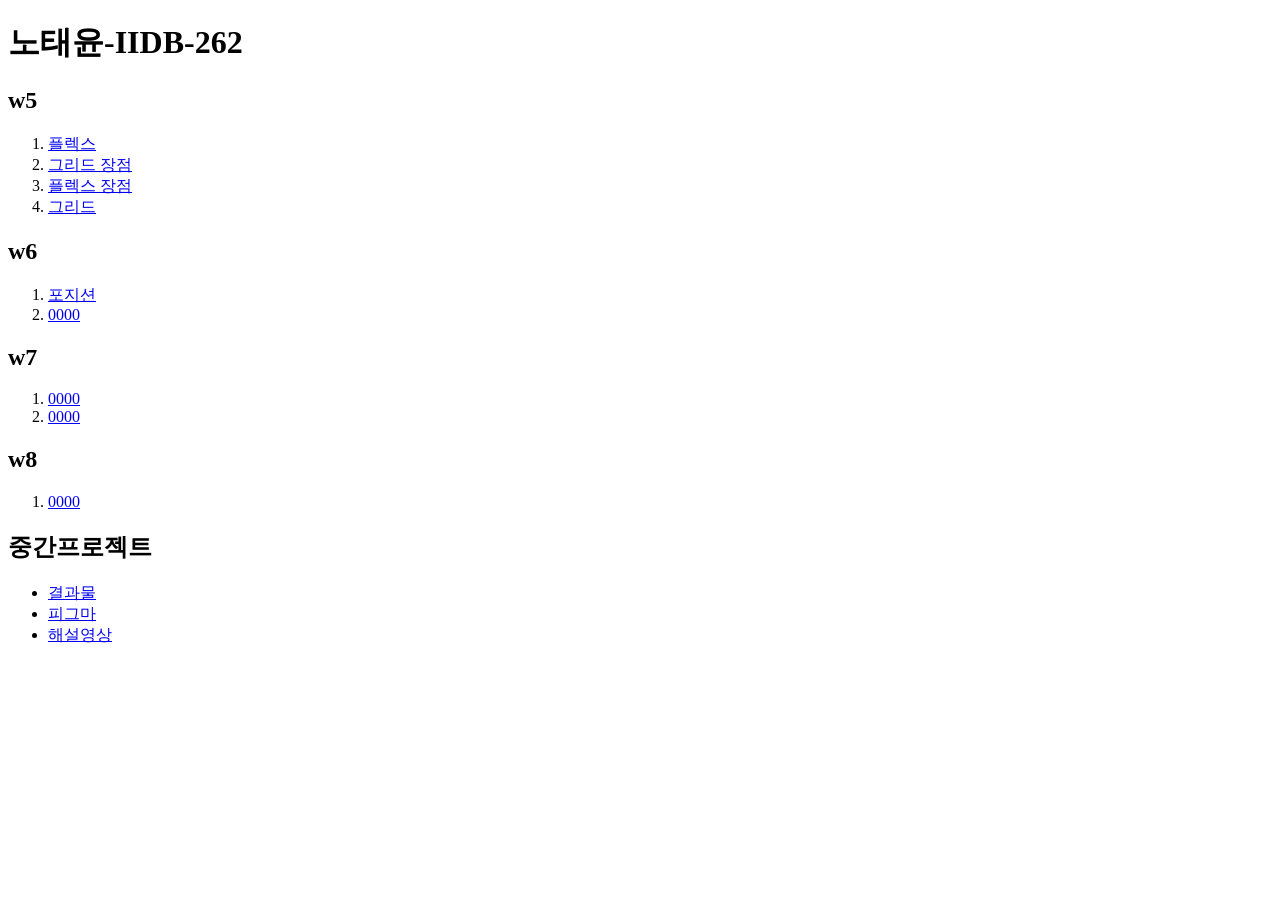
<file: index.html>
<!doctype html>
<html lang="ko">
  <head>
    <meta charset="UTF-8" />
    <meta name="viewport" content="width=device-width, initial-scale=1.0" />
    <title>노태윤-IIDB-262</title>
  </head>
  <body>
    <h1>노태윤-IIDB-262</h1>
    <!-- 5차시 -->
    <h2>w5</h2>
    <ol>
      <li>
        <a href="./src/w5/code1/index.html">플렉스</a>
      </li>
      <li>
        <a href="./src/w5/code2/index.html">그리드 장점</a>
      </li>
      <li>
        <a href="./src/w5/code3/index.html">플렉스 장점</a>
      </li>
      <li>
        <a href="./src/w5/code4/index.html">그리드</a>
      </li>
    </ol>
    <!-- 6차시 -->
    <h2>w6</h2>
    <ol>
      <li>
        <a href="./src/w6/code5/index.html">포지션</a>
      </li>
      <li>
        <a href="./src/w6/code6/index.html">0000</a>
      </li>
    </ol>
    <!-- 7차시 -->
    <h2>w7</h2>
    <ol>
      <li>
        <a href="./src/w7/code5/index.html">0000</a>
      </li>
      <li>
        <a href="./src/w7/code6/index.html">0000</a>
      </li>
    </ol>
    <h2>w8</h2>
    <ol>
      <li>
        <a href="src/w7/code1/index.html/">0000</a>
      </li>
    </ol>
    <h2>중간프로젝트</h2>
    <ul>
      <li><a href="Poster/index.html">결과물</a></li>
      <li>
        <a
          href="https://www.figma.com/design/qdnUJdIQqowfDCdOKHGdpr/Untitled?node-id=0-1&t=8peQXtnN5uQRtJbI-1"
          target="_blank"
          >피그마</a
        >
      </li>
      <li>
        <a
          href="https://www.youtube.com/watch?si=5UIvQTE06vE0t-2_&v=oMx1iJsiNHo&feature=youtu.be"
          target="_blank"
          >해설영상</a
        >
      </li>
    </ul>
  </body>
</html>
</file>
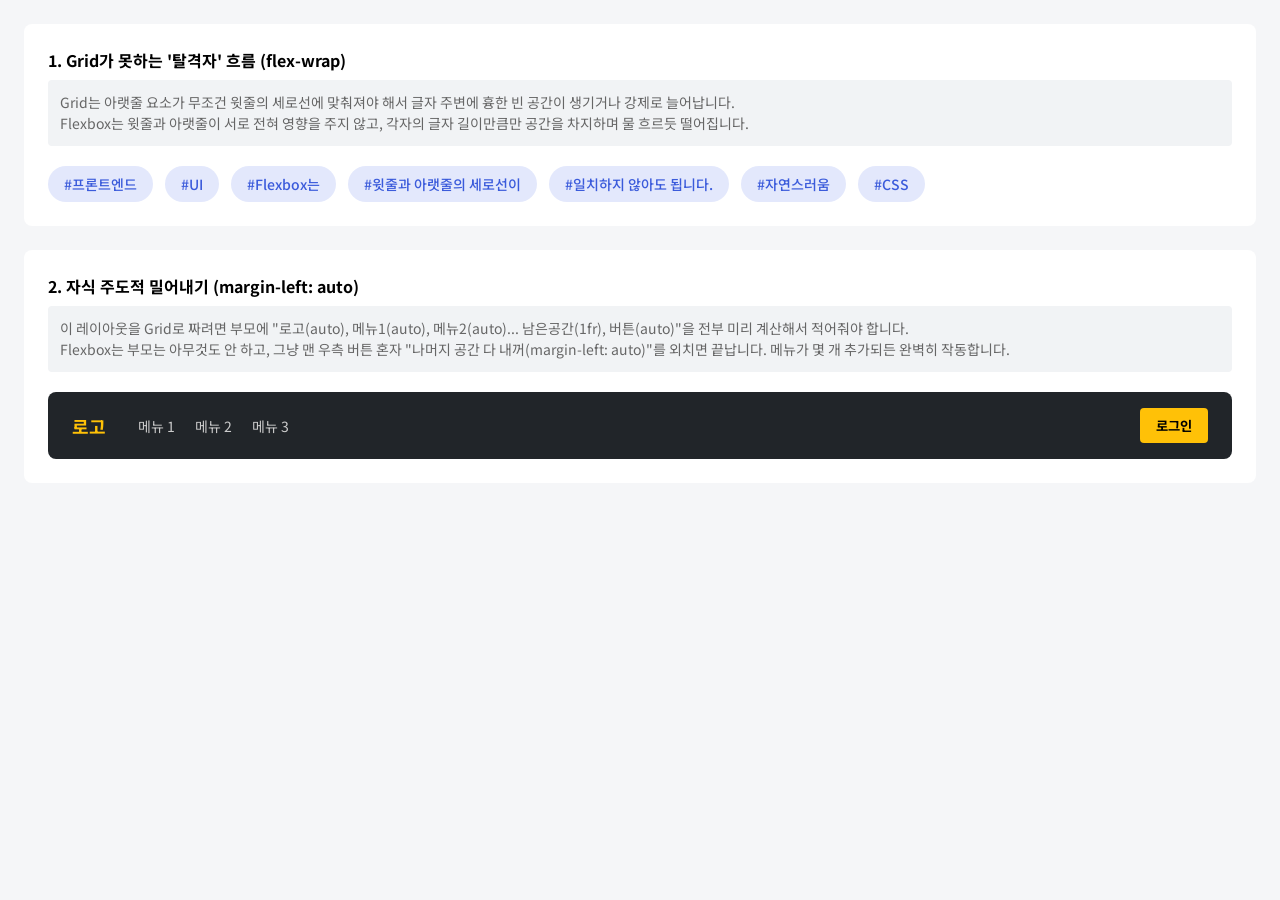
<file: src/w5/code3/index.html>
<!doctype html>
<html lang="en">
  <head>
    <meta charset="UTF-8" />
    <link rel="stylesheet" href="./style.css" />
    <meta name="viewport" content="width=device-width, initial-scale=1.0" />
    <title>Pen</title>
    <!-- Noto Sans KR 폰트 -->
    <link
      href="https://fonts.googleapis.com/css2?family=Noto+Sans+KR:wght@400;500;700&display=swap"
      rel="stylesheet"
    />
  </head>
  <body>
    <!-- 1. 윗줄과 아랫줄의 독립 (Grid로는 절대 불가능한 태그 흐름) -->
    <div class="box">
      <h3 class="title">1. Grid가 못하는 '탈격자' 흐름 (flex-wrap)</h3>

      <p class="desc">
        Grid는 아랫줄 요소가 무조건 윗줄의 세로선에 맞춰져야 해서 글자 주변에
        흉한 빈 공간이 생기거나 강제로 늘어납니다.
        <br />
        Flexbox는 윗줄과 아랫줄이 서로 전혀 영향을 주지 않고, 각자의 글자
        길이만큼만 공간을 차지하며 물 흐르듯 떨어집니다.
      </p>

      <div class="tag-wrap">
        <div class="tag">#프론트엔드</div>
        <div class="tag">#UI</div>
        <div class="tag">#Flexbox는</div>
        <div class="tag">#윗줄과 아랫줄의 세로선이</div>
        <div class="tag">#일치하지 않아도 됩니다.</div>
        <div class="tag">#자연스러움</div>
        <div class="tag">#CSS</div>
      </div>
    </div>

    <!-- 2. 자식 주도적인 남은 공간 밀어내기 (개수를 몰라도 알아서 정렬) -->
    <div class="box">
      <h3 class="title">2. 자식 주도적 밀어내기 (margin-left: auto)</h3>

      <p class="desc">
        이 레이아웃을 Grid로 짜려면 부모에 "로고(auto), 메뉴1(auto),
        메뉴2(auto)... 남은공간(1fr), 버튼(auto)"을 전부 미리 계산해서 적어줘야
        합니다.
        <br />
        Flexbox는 부모는 아무것도 안 하고, 그냥 맨 우측 버튼 혼자 "나머지 공간
        다 내꺼(margin-left: auto)"를 외치면 끝납니다. 메뉴가 몇 개 추가되든
        완벽히 작동합니다.
      </p>

      <!-- 메뉴 개수가 가변적이어도 전혀 깨지지 않는 유연한 구조 -->
      <div class="dynamic-nav">
        <div class="logo">로고</div>
        <div class="menu-item">메뉴 1</div>
        <div class="menu-item">메뉴 2</div>
        <div class="menu-item">메뉴 3</div>
        <!-- 만약 여기에 메뉴 4, 5가 추가되어도 부모 코드는 수정할 필요가 없음 -->

        <!-- 이 요소 혼자 왼쪽 여백을 다 밀어내어 우측 끝에 처박힘 -->
        <button class="push-right-btn">로그인</button>
      </div>
    </div>
  </body>
</html>
</file>
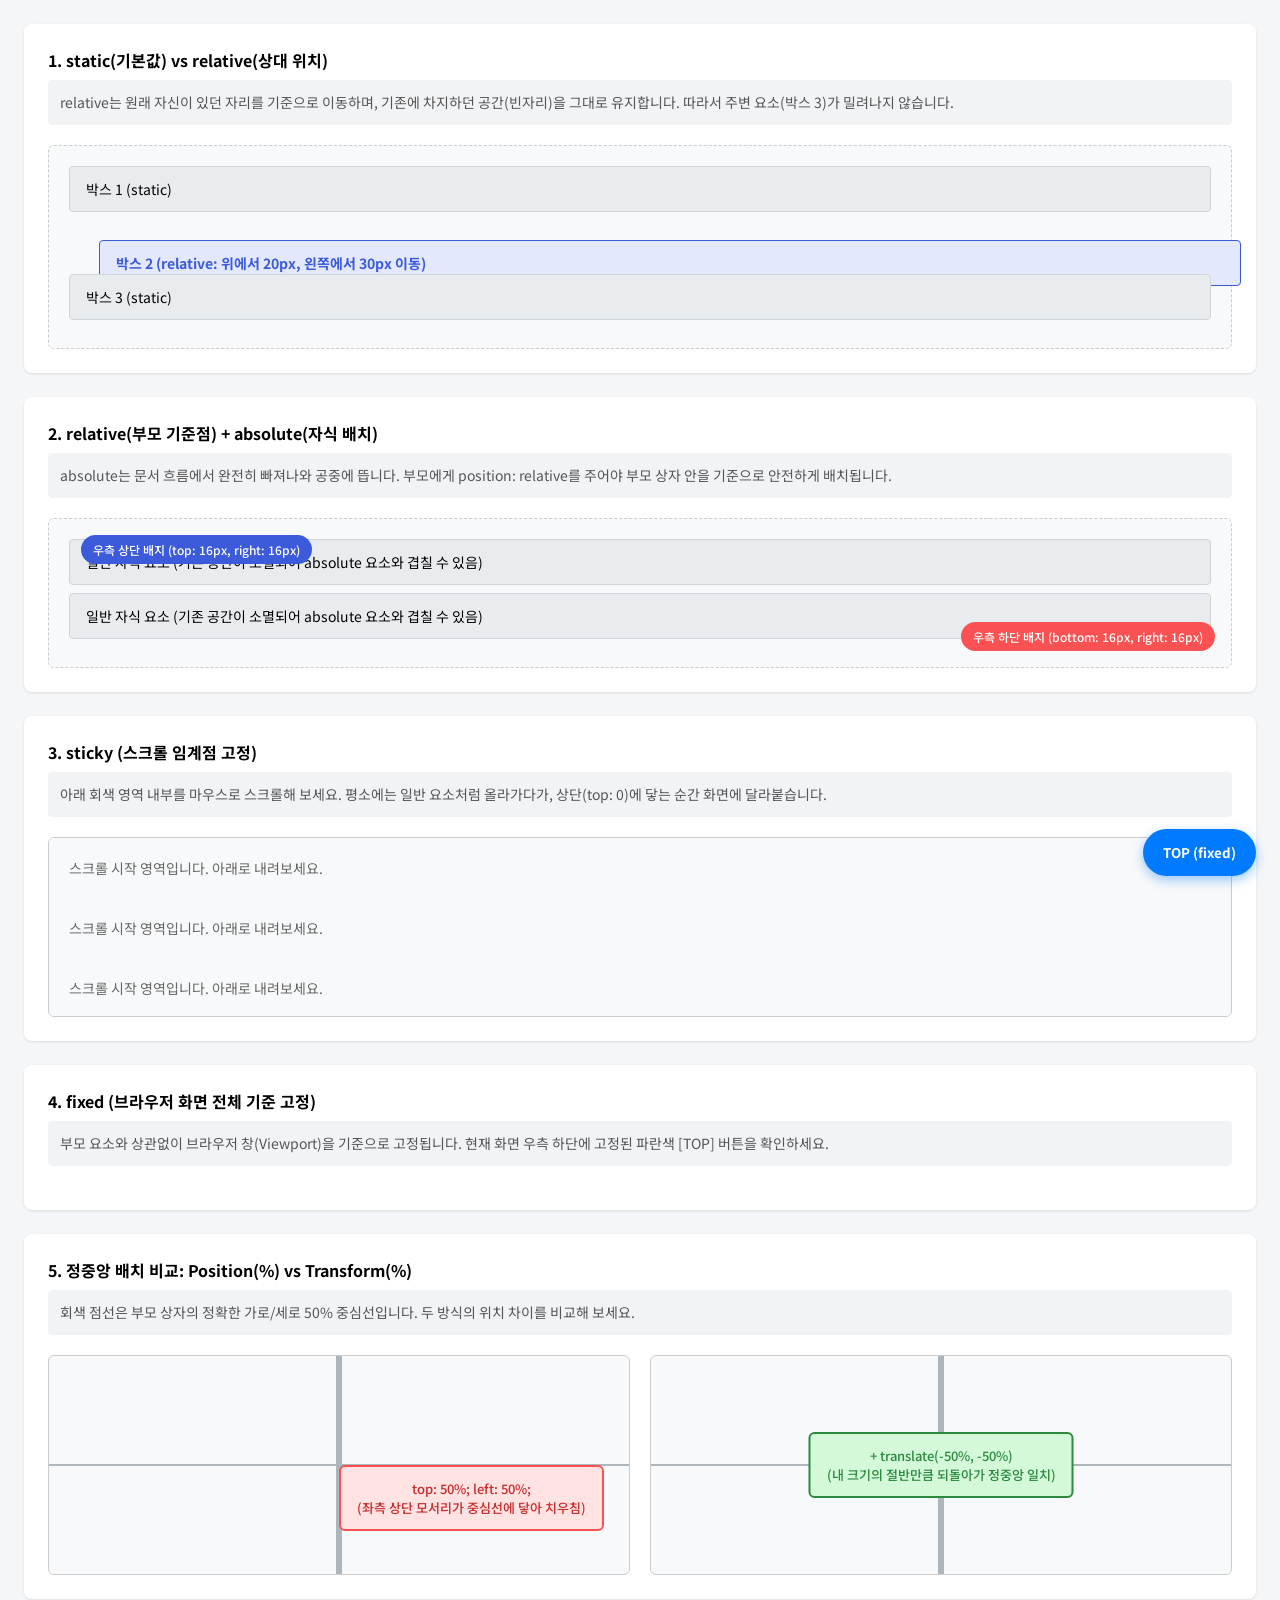
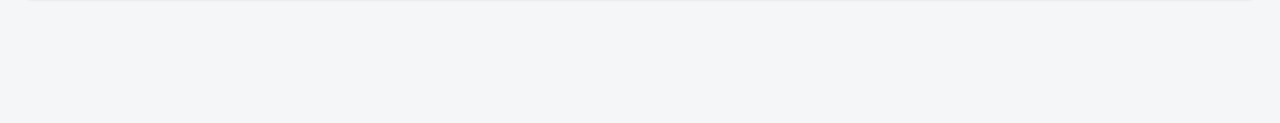
<file: src/w6/code5/index.html>
<!doctype html>
<html lang="en">
  <head>
    <meta charset="UTF-8" />
    <link rel="stylesheet" href="./style.css" />
    <meta name="viewport" content="width=device-width, initial-scale=1.0" />
    <title>Pen</title>
    <!-- Noto Sans KR 폰트 -->
    <link
      href="https://fonts.googleapis.com/css2?family=Noto+Sans+KR:wght@400;500;700&display=swap"
      rel="stylesheet"
    />
  </head>
  <body>
    <!-- 1. static vs relative -->
    <div class="box">
      <h3 class="title">1. static(기본값) vs relative(상대 위치)</h3>
      <p class="desc">
        relative는 원래 자신이 있던 자리를 기준으로 이동하며, 기존에 차지하던
        공간(빈자리)을 그대로 유지합니다. 따라서 주변 요소(박스 3)가 밀려나지
        않습니다.
      </p>

      <div class="demo-stage">
        <div class="item">박스 1 (static)</div>
        <div class="item pos-relative">
          박스 2 (relative: 위에서 20px, 왼쪽에서 30px 이동)
        </div>
        <div class="item" style="position: relative">박스 3 (static)</div>
      </div>
    </div>

    <!-- 2. relative(부모 기준점) + absolute(절대 위치) -->
    <div class="box" style="position: relative">
      <h3 class="title">2. relative(부모 기준점) + absolute(자식 배치)</h3>
      <p class="desc">
        absolute는 문서 흐름에서 완전히 빠져나와 공중에 뜹니다. 부모에게
        position: relative를 주어야 부모 상자 안을 기준으로 안전하게 배치됩니다.
      </p>

      <div class="demo-stage parent-relative">
        <div class="item">
          일반 자식 요소 (기존 공간이 소멸되어 absolute 요소와 겹칠 수 있음)
        </div>

        <div class="badge pos-absolute-top">
          우측 상단 배지 (top: 16px, right: 16px)
        </div>
        <div class="item">
          일반 자식 요소 (기존 공간이 소멸되어 absolute 요소와 겹칠 수 있음)
        </div>
        <div class="badge pos-absolute-bottom">
          우측 하단 배지 (bottom: 16px, right: 16px)
        </div>
      </div>
    </div>

    <!-- 3. sticky (스크롤 반응형 고정) -->
    <div class="box">
      <h3 class="title">3. sticky (스크롤 임계점 고정)</h3>
      <p class="desc">
        아래 회색 영역 내부를 마우스로 스크롤해 보세요. 평소에는 일반 요소처럼
        올라가다가, 상단(top: 0)에 닿는 순간 화면에 달라붙습니다.
      </p>

      <div class="scroll-container">
        <div class="scroll-text">
          스크롤 시작 영역입니다. 아래로 내려보세요.
        </div>
        <div class="scroll-text">
          스크롤 시작 영역입니다. 아래로 내려보세요.
        </div>
        <div class="scroll-text">
          스크롤 시작 영역입니다. 아래로 내려보세요.
        </div>
        <div class="scroll-text">
          스크롤 시작 영역입니다. 아래로 내려보세요.
        </div>
        <div class="scroll-text">
          스크롤 시작 영역입니다. 아래로 내려보세요.
        </div>
        <div class="scroll-text">
          스크롤 시작 영역입니다. 아래로 내려보세요.
        </div>
        <div class="sticky-bar">📌 Sticky 헤더 (top: 0에 도달하면 고정됨)</div>
        <div class="scroll-content">
          <!-- (p>lorem5-$)*10 -->
          <p>Lorem ipsum dolor sit amet.</p>
          <p>Nesciunt facere obcaecati corrupti nulla!</p>
          <p>Magnam ullam qui neque ab.</p>
          <p>Odio alias reprehenderit esse. Ipsum.</p>
          <p>Cum culpa fuga cumque error!</p>
          <p>Assumenda ab similique omnis vitae!</p>
          <p>Ullam assumenda recusandae quidem officiis.</p>
          <p>Rem facere quibusdam sed veritatis?</p>
          <p>Facilis recusandae omnis eveniet sunt pariatur?</p>
          <p>Obcaecati, debitis natus? Nulla iusto sed amet!</p>
        </div>
      </div>
    </div>

    <!-- 4. fixed (뷰포트 고정) -->
    <div class="box">
      <h3 class="title">4. fixed (브라우저 화면 전체 기준 고정)</h3>
      <p class="desc">
        부모 요소와 상관없이 브라우저 창(Viewport)을 기준으로 고정됩니다. 현재
        화면 우측 하단에 고정된 파란색 [TOP] 버튼을 확인하세요.
      </p>

      <!-- 코드 위치는 이 섹션 안에 있지만, 화면 우측 하단에 고정되어 표시됨 -->
      <button class="fixed-btn">TOP (fixed)</button>
    </div>

    <!-- 5. 퍼센트(%) 기준점 차이: Position vs Transform -->
    <div class="box">
      <h3 class="title">5. 정중앙 배치 비교: Position(%) vs Transform(%)</h3>
      <p class="desc">
        회색 점선은 부모 상자의 정확한 가로/세로 50% 중심선입니다. 두 방식의
        위치 차이를 비교해 보세요.
      </p>

      <div class="compare-grid">
        <!-- 5-1. top/left만 쓴 경우 -->
        <div class="center-stage">
          <div class="target only-pos">
            top: 50%; left: 50%;
            <br />
            (좌측 상단 모서리가 중심선에 닿아 치우침)
          </div>
        </div>

        <!-- 5-2. transform까지 함께 쓴 경우 -->
        <div class="center-stage">
          <div class="target with-transform">
            + translate(-50%, -50%)
            <br />
            (내 크기의 절반만큼 되돌아가 정중앙 일치)
          </div>
        </div>
      </div>
    </div>
  </body>
</html>
</file>
<file: src/w5/code3/style.css>
/* =========================================
   공통 세팅 및 재활용 스타일
   ========================================= */
* {
  box-sizing: border-box;
  margin: 0;
  padding: 0;
  font-family: "Noto Sans KR", sans-serif;
}

body {
  padding: 24px;
  background-color: #f5f6f8;
}

.box {
  background-color: #fff;
  padding: 24px;
  margin-bottom: 24px;
  border-radius: 8px;
}

.title {
  font-size: 16px;
  margin-bottom: 8px;
}

.desc {
  font-size: 14px;
  color: #666;
  margin-bottom: 20px;
  line-height: 1.5;
  background-color: #f1f3f5;
  padding: 12px;
  border-radius: 4px;
}

/* =========================================
   1. 탈격자 흐름 (flex-wrap)
   ========================================= */
.tag-wrap {
  display: flex;
  flex-wrap: wrap;
  gap: 12px;
}

.tag {
  /* 자기 글자 길이(내용물)만큼만 너비를 가짐 */
  background-color: #e3e8fc;
  color: #3b5bdb;
  padding: 8px 16px;
  border-radius: 20px;
  font-size: 14px;
  font-weight: 500;
}

/* =========================================
   2. 자식 주도적 밀어내기 (margin auto)
   ========================================= */
.dynamic-nav {
  display: flex;
  align-items: center; /* 수직 중앙만 맞춤. justify-content 안 씀! */
  gap: 20px;
  background-color: #212529;
  color: #fff;
  padding: 16px 24px;
  border-radius: 8px;
}

.logo {
  font-weight: 700;
  font-size: 18px;
  color: #ffc107;
  margin-right: 12px; /* 로고와 메뉴 사이만 조금 더 띄움 */
}

.menu-item {
  font-size: 14px;
  color: #ccc;
  cursor: pointer;
}

/* 핵심 마법:
   부모(dynamic-nav)는 아무 공간 분배를 안 했지만,
   이 자식 요소 스스로가 "내 왼쪽에 남는 여백을 전부 밀어내라"고 선언함. */
.push-right-btn {
  margin-left: auto;
  background-color: #ffc107;
  color: #000;
  border: none;
  padding: 8px 16px;
  border-radius: 4px;
  font-weight: 700;
  cursor: pointer;
}
</file>
<file: src/w6/code5/style.css>
/* =========================================
   공통 세팅 및 재활용 스타일
   ========================================= */
* {
  box-sizing: border-box;
  margin: 0;
  padding: 0;
  font-family: "Noto Sans KR", sans-serif;
}

body {
  padding: 24px;
  padding-bottom: 100px; /* 하단 fixed 버튼 여백 확보 */
  background-color: #f5f6f8;
}

.box {
  background-color: #fff;
  padding: 24px;
  margin-bottom: 24px;
  border-radius: 8px;
  box-shadow: 0 1px 3px rgba(0, 0, 0, 0.1);
}

.title {
  font-size: 16px;
  margin-bottom: 8px;
}

.desc {
  font-size: 14px;
  color: #555;
  margin-bottom: 20px;
  background-color: #f1f3f5;
  padding: 12px;
  border-radius: 4px;
  line-height: 1.5;
}

/* 실습용 무대 및 기본 블록 */
.demo-stage {
  background-color: #f8f9fa;
  border: 1px dashed #ccc;
  padding: 20px;
  border-radius: 6px;
}

.item {
  background-color: #e9ecef;
  border: 1px solid #ced4da;
  padding: 12px 16px;
  margin-bottom: 8px;
  border-radius: 4px;
  font-size: 14px;
}

/* =========================================
   1. static vs relative
   ========================================= */
/* 릴레이티브 자기위치에서 이동 자기 자리 기보속성 스테틱른뒤로 릴레이티브끼리 앞 경쟁 */
.pos-relative {
  position: relative;
  top: 20px; /* 원래 위치에서 아래로 20px 이동 */
  left: 30px; /* 원래 위치에서 오른쪽으로 30px 이동 */
  background-color: #e3e8fc;
  border-color: #3b5bdb;
  color: #3b5bdb;
  font-weight: 700;
  /* z-index: 1;  */
  /* 아래 박스와 겹칠 때 위로 올라오도록 설정 */
}

/* =========================================
   2. relative + absolute
   ========================================= */
.parent-relative {
  position: relative;
  /* 자식(absolute)이 도망가지 못하게 기준점 선언 */
  /* height: 320px; */
}

.badge {
  position: absolute; /* 문서 흐름에서 이탈 */
  background-color: #3b5bdb;
  color: #fff;
  padding: 6px 12px;
  border-radius: 20px;
  font-size: 12px;
  font-weight: 500;
}

.pos-absolute-top {
  top: 16px;
  left: 32px;
}

.pos-absolute-bottom {
  bottom: 16px;
  right: 16px;
  background-color: #fa5252;
}

/* =========================================
   3. sticky (스크롤 고정)
   ========================================= */
.scroll-container {
  /* 높이고정 */
  height: 180px;
  overflow-y: auto; /* 내부 스크롤 생성 */
  border: 1px solid #ccc;
  border-radius: 6px;
  background-color: #f8f9fa;
}

.scroll-text {
  padding: 20px;
  font-size: 14px;
  color: #666;
}

.sticky-bar {
  position: sticky;
  top: 0; /* 스크롤 시 컨테이너 최상단(0px)에 닿으면 달라붙음 */
  /* 스티키는 일단 위아래 스크롤만 */
  background-color: #212529;
  color: #ffc107;
  padding: 12px 20px;
  font-weight: 700;
  font-size: 14px;
}

.scroll-content p {
  padding: 20px;
  border-bottom: 1px solid #eee;
  font-size: 14px;
}

/* =========================================
   4. fixed (뷰포트 고정)
   ========================================= */
.fixed-btn {
  position: fixed;
  bottom: 24px; /* 브라우저 창 하단에서 24px */
  right: 24px; /* 브라우저 창 우측에서 24px */
  background-color: #007aff;
  color: #fff;
  border: none;
  padding: 14px 20px;
  border-radius: 30px;
  font-weight: 700;
  box-shadow: 0 4px 12px rgba(0, 122, 255, 0.4);
  cursor: pointer;
  z-index: 100;
}

/* =========================================
   5. 퍼센트(%) 기준점 차이 (정중앙 배치)
   ========================================= */
.compare-grid {
  display: grid;
  grid-template-columns: 1fr 1fr;
  gap: 20px;
}

.center-stage {
  position: relative; /* 자식(absolute)의 기준점 */
  height: 220px;
  background-color: #f8f9fa;
  border: 1px solid #ccc;
  border-radius: 6px;
  /* 정중앙을 눈으로 확인하기 위한 십자가 가이드선 배경 */
  background-image:
    linear-gradient(
      to right,
      transparent 49.5%,
      #adb5bd 49.5%,
      #adb5bd 50.5%,
      transparent 50.5%
    ),
    linear-gradient(
      to bottom,
      transparent 49.5%,
      #adb5bd 49.5%,
      #adb5bd 50.5%,
      transparent 50.5%
    );
}

.target {
  position: absolute;
  padding: 12px 16px;
  border-radius: 6px;
  font-size: 13px;
  font-weight: 500;
  text-align: center;
  white-space: nowrap;
}

/* 5-1. 부모 크기의 50%만 이동한 경우 (치우침) */
.only-pos {
  top: 50%;
  left: 50%;
  background-color: #ffe3e3;
  border: 2px solid #fa5252;
  color: #c92a2a;
}

/* 5-2. 자기 크기의 50%만큼 역방향 이동을 추가한 경우 (정중앙) */
.with-transform {
  top: 50%;
  left: 50%;
  transform: translate(
    -50%,
    -50%
  ); /* 핵심: 자기 자신 크기의 절반만큼 뒤로 당김 */
  background-color: #d3f9d8;
  border: 2px solid #2b8a3e;
  color: #2b8a3e;
}
</file>
